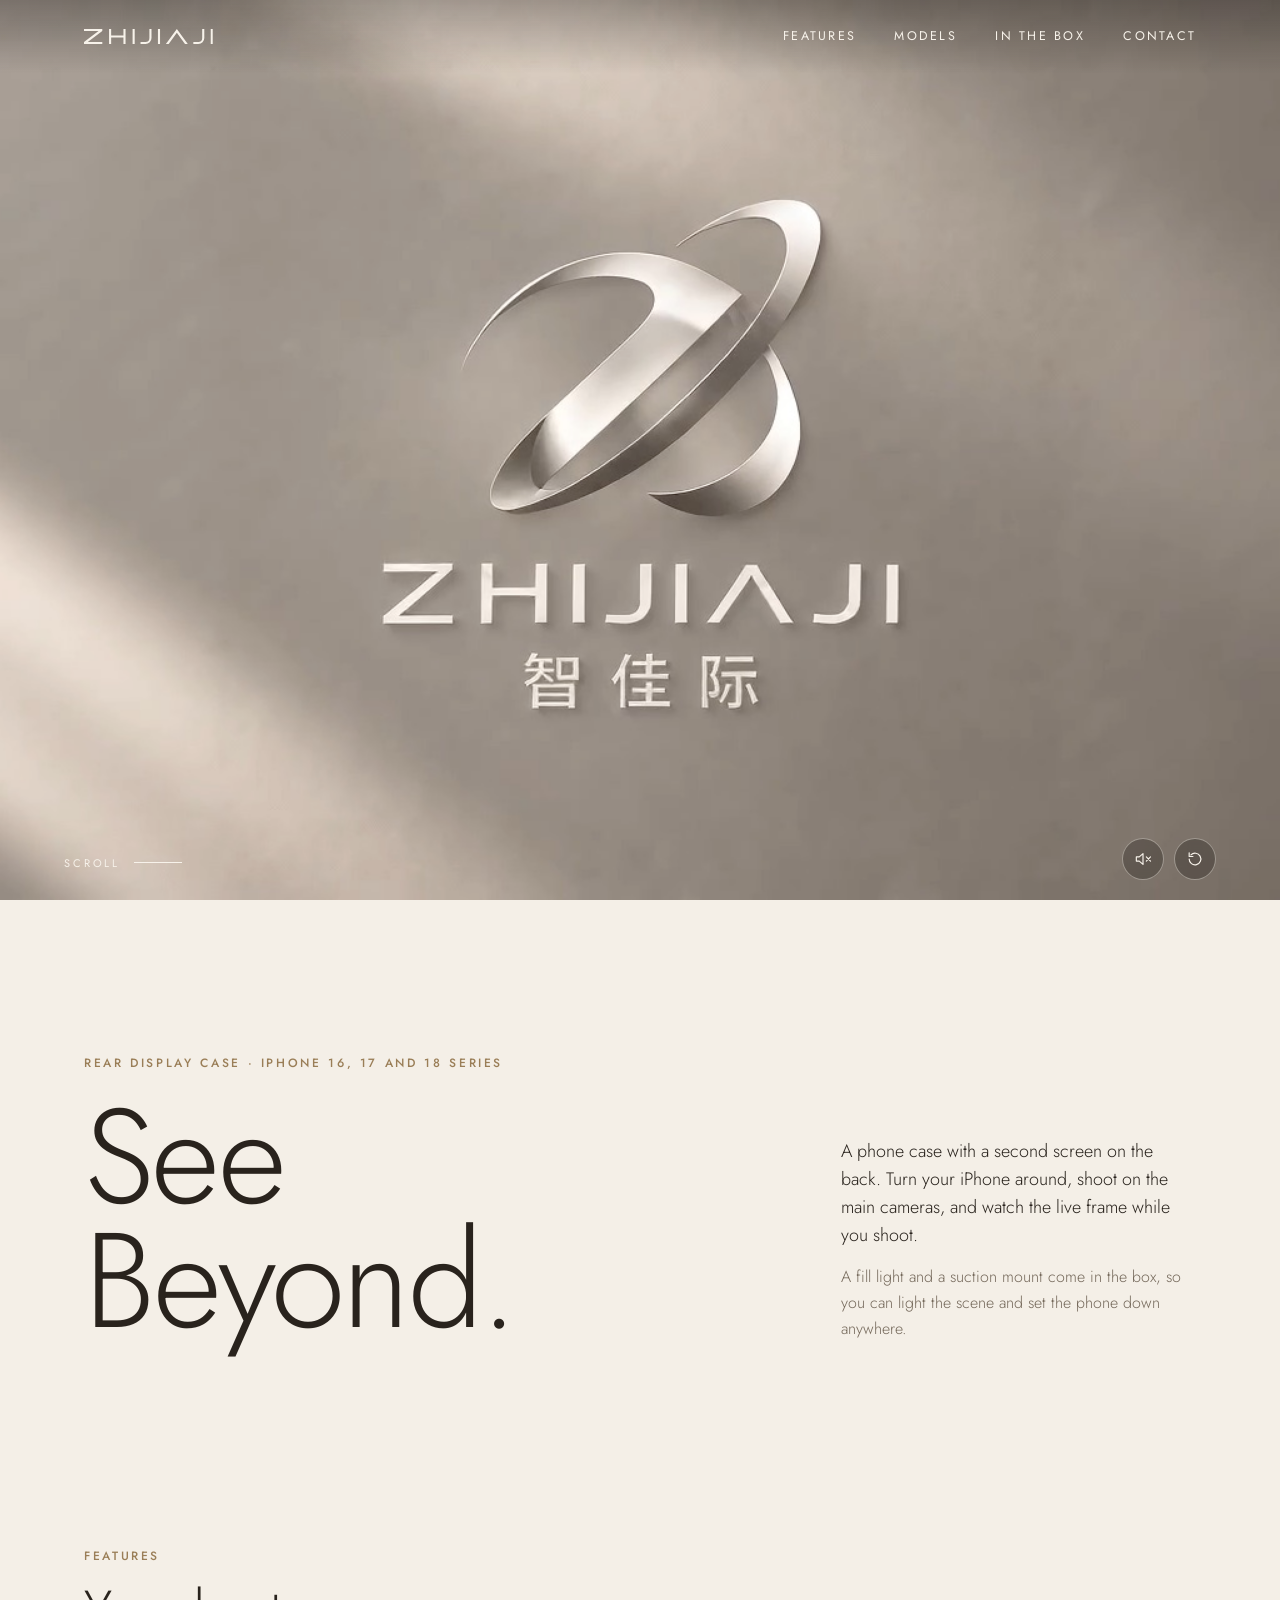
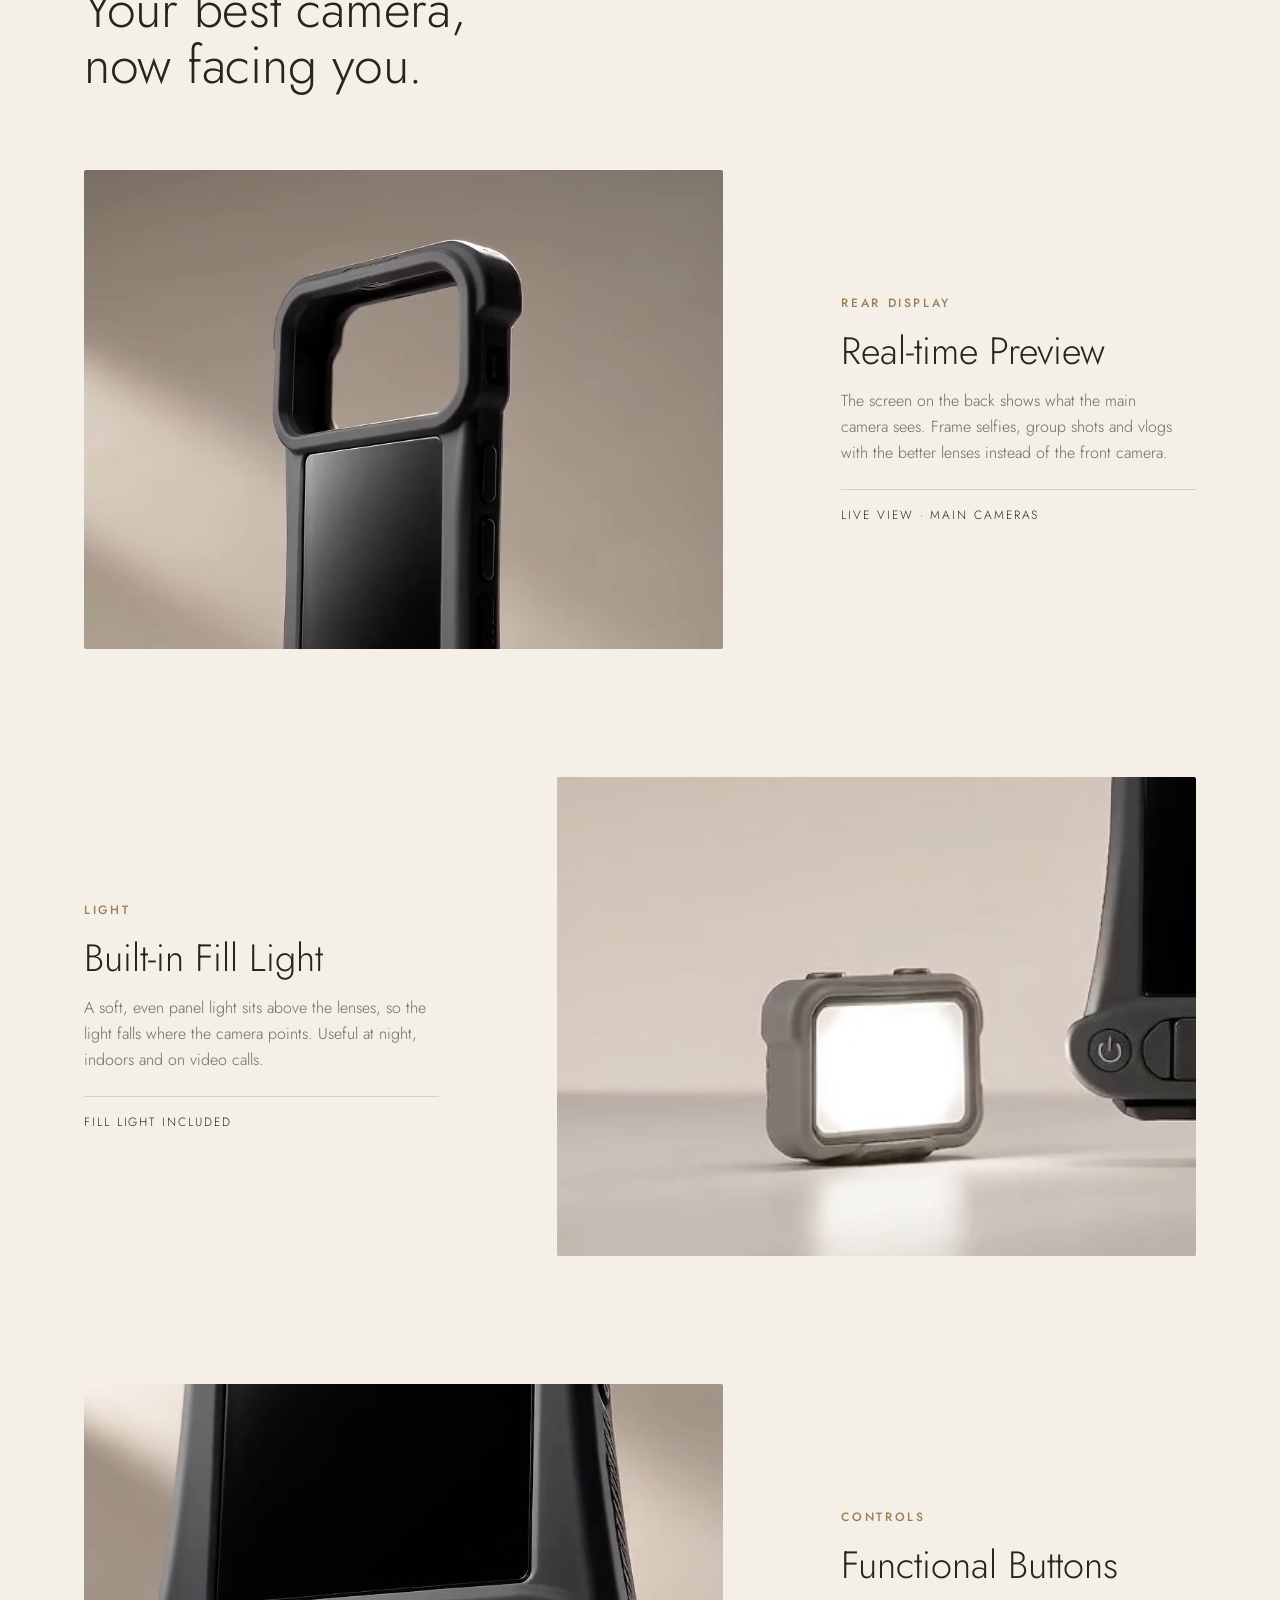
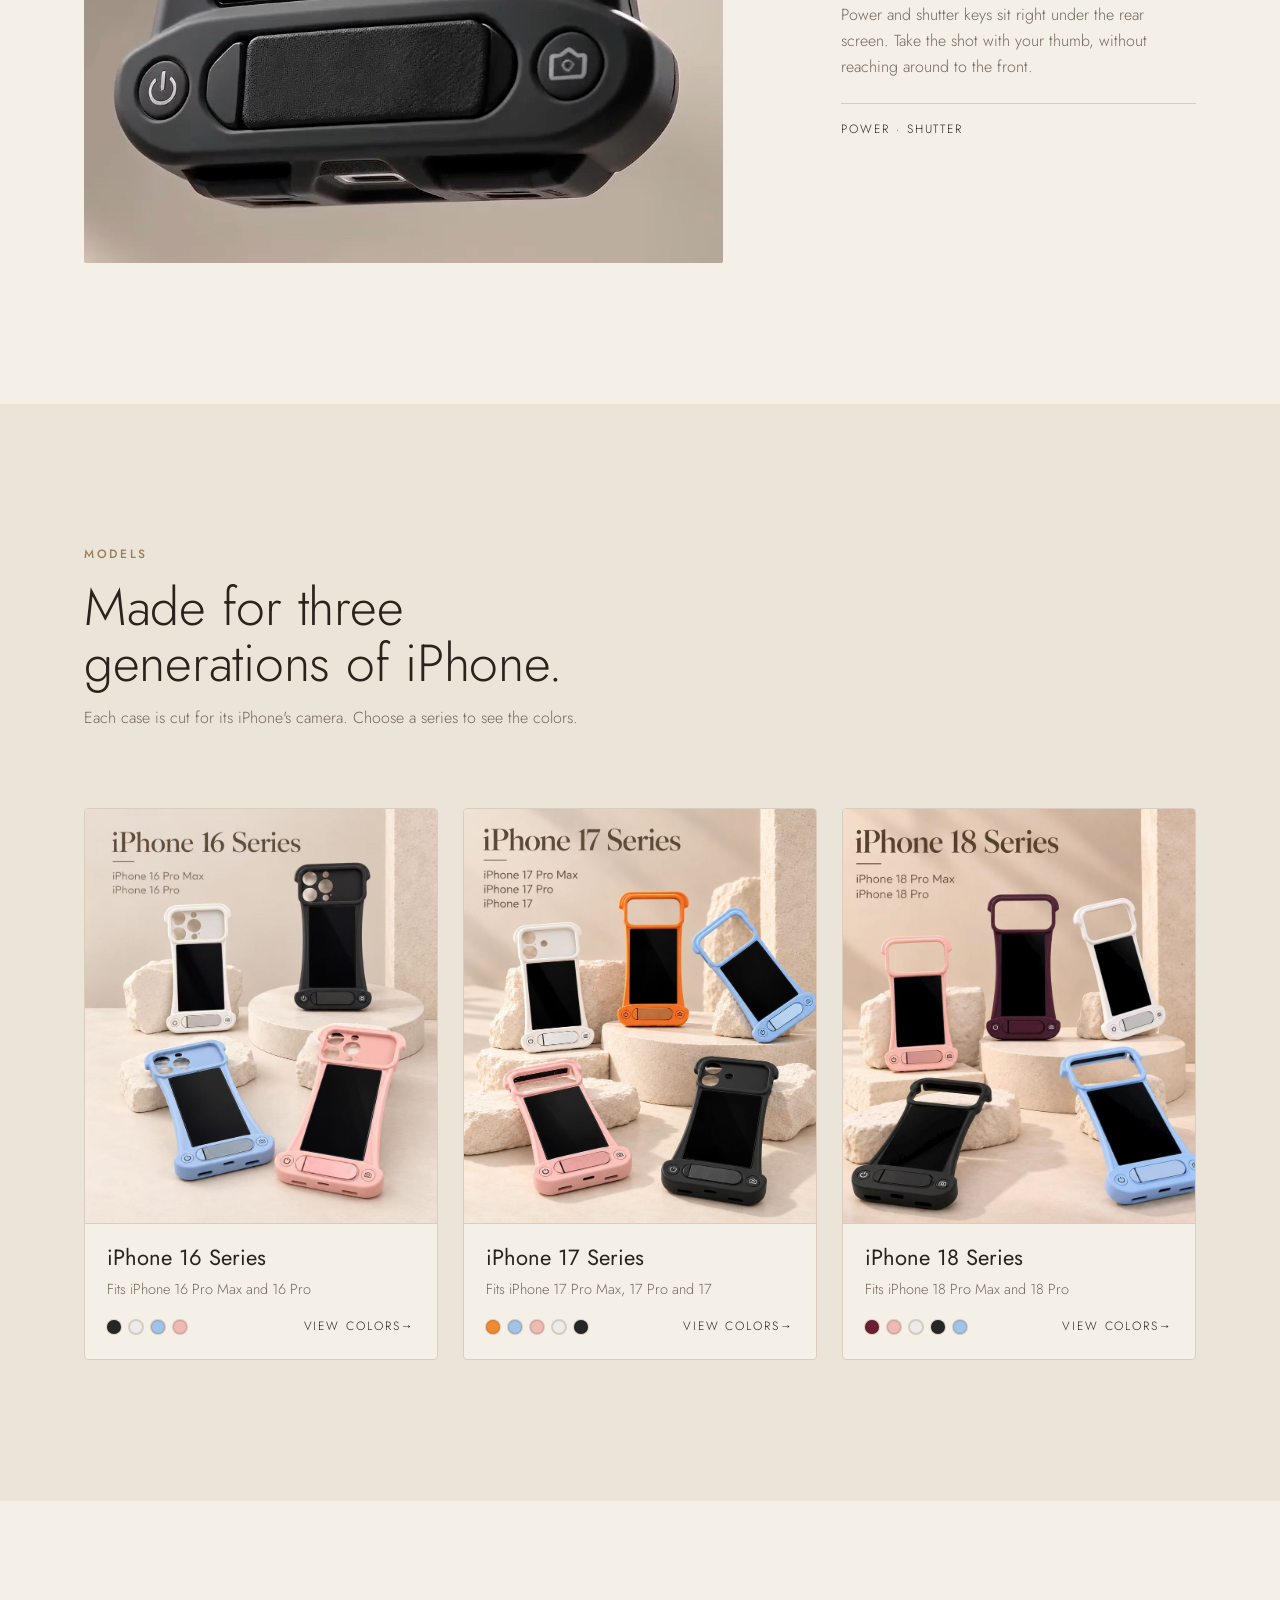
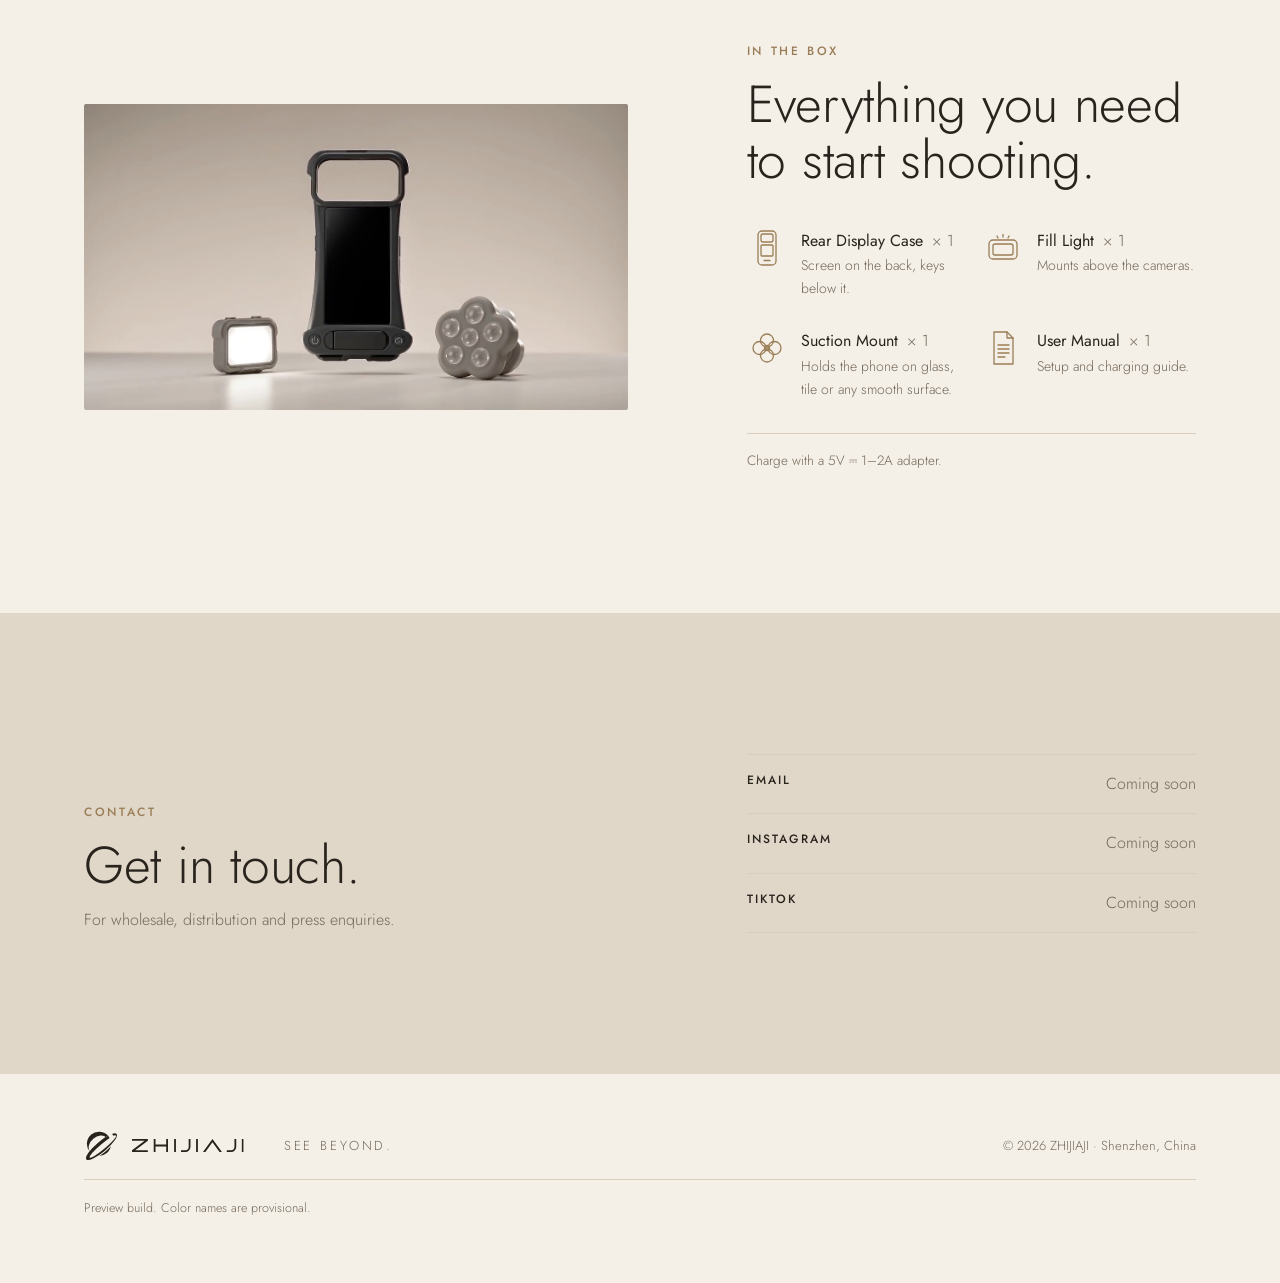
<file: index.html>
<title>ZHIJIAJI Rear Display Case</title>
<meta name="claude:viewport-fit-sides" content="cover">
<meta name="description" content="ZHIJIAJI Rear Display Case for the iPhone 16, 17 and 18 series: a second screen on the back, a fill light and a suction mount.">
<!-- Written for the Claude artifact host, which adds <!doctype>, <html>, <head> and <body> at publish time.
     For any other host, wrap this file in a normal HTML document first (see README). -->
<link rel="icon" href="brand/favicon.svg" type="image/svg+xml">
<link rel="preconnect" href="https://fonts.googleapis.com">
<link rel="preconnect" href="https://fonts.gstatic.com" crossorigin>
<link rel="stylesheet" href="https://fonts.googleapis.com/css2?family=Jost:wght@300;400;500&display=swap">
<link rel="stylesheet" href="styles.css">

<svg width="0" height="0" style="position:absolute" aria-hidden="true">
  <symbol id="zj-wordmark" viewBox="0 0 859 100">
    <g fill="currentColor">
      <path d="M0 0H122V14L25 86H122V100H0V86L97 14H0Z"/>
      <path d="M167 0H181V43H263V0H277V100H263V57H181V100H167Z"/>
      <path d="M324 0H338V100H324Z"/>
      <path d="M436 0H450V60A40 40 0 0 1 410 100H377V86H410A26 26 0 0 0 436 60Z"/>
      <path d="M493 0H507V100H493Z"/>
      <path d="M546 100L619 0L692 100H673.4L619 25.5L564.6 100Z"/>
      <path d="M788 0H802V60A40 40 0 0 1 762 100H729V86H762A26 26 0 0 0 788 60Z"/>
      <path d="M845 0H859V100H845Z"/>
    </g>
  </symbol>
</svg>

<header class="site-header" id="site-header" data-state="over-film">
  <div class="site-header__inner">
    <a class="brand" href="#top" aria-label="ZHIJIAJI, back to top">
      <svg viewBox="0 0 859 100" aria-hidden="true"><use href="#zj-wordmark"/></svg>
    </a>
    <nav class="site-nav" id="site-nav" aria-label="Main">
      <a href="#features">Features</a>
      <a href="#models">Models</a>
      <a href="#box">In the Box</a>
      <a href="#contact">Contact</a>
    </nav>
    <button class="menu-toggle" id="menu-toggle" type="button" aria-expanded="false" aria-controls="site-nav">
      <span class="sr-only">Menu</span>
      <span class="menu-toggle__icon" aria-hidden="true"></span>
    </button>
  </div>
</header>

<main id="top">
  <section class="film" id="film-section" aria-label="Brand film">
    <video class="film__video" id="film" src="assets/hero.mp4" poster="assets/hero-poster.jpg" muted playsinline preload="auto"></video>
    <a class="film__cue" href="#intro">Scroll</a>
    <div class="film__controls">
      <button class="icon-btn icon-btn--film" id="film-sound" type="button" aria-pressed="false" data-sound="off">
        <svg class="icon-sound-off" viewBox="0 0 24 24" aria-hidden="true"><path d="M4 9.5h3.5L12 5.5v13l-4.5-4H4z"/><path d="M16 9.5l5 5M21 9.5l-5 5"/></svg>
        <svg class="icon-sound-on" viewBox="0 0 24 24" aria-hidden="true"><path d="M4 9.5h3.5L12 5.5v13l-4.5-4H4z"/><path d="M15.5 9a4.2 4.2 0 0 1 0 6M18 6.5a7.8 7.8 0 0 1 0 11"/></svg>
        <span class="sr-only" id="film-sound-label">Turn sound on</span>
      </button>
      <button class="icon-btn icon-btn--film" id="film-replay" type="button">
        <svg viewBox="0 0 24 24" aria-hidden="true"><path d="M5 12a7 7 0 1 0 2.1-5"/><path d="M5 4.5V9h4.5"/></svg>
        <span class="sr-only">Play the film again</span>
      </button>
    </div>
  </section>

  <section class="intro" id="intro">
    <div class="wrap intro__grid">
      <div class="intro__heading" data-reveal>
        <p class="eyebrow">Rear Display Case · iPhone 16, 17 and 18 Series</p>
        <h1 class="display">See Beyond.</h1>
      </div>
      <div class="intro__lede" data-reveal>
        <p>A phone case with a second screen on the back. Turn your iPhone around, shoot on the main cameras, and watch the live frame while you shoot.</p>
        <p>A fill light and a suction mount come in the box, so you can light the scene and set the phone down anywhere.</p>
      </div>
    </div>
  </section>

  <section class="section features" id="features">
    <div class="wrap">
      <header class="section-head" data-reveal>
        <p class="eyebrow">Features</p>
        <h2>Your best camera, now facing you.</h2>
      </header>

      <div class="feature-list">
        <article class="feature" data-reveal>
          <figure class="feature__media">
            <img src="assets/feature-preview.jpg" alt="The case seen from behind: an open frame around the iPhone cameras above a black rear display" loading="lazy" width="960" height="720">
          </figure>
          <div class="feature__text">
            <p class="feature__label">Rear display</p>
            <h3>Real-time Preview</h3>
            <p>The screen on the back shows what the main camera sees. Frame selfies, group shots and vlogs with the better lenses instead of the front camera.</p>
            <p class="feature__meta">Live view · Main cameras</p>
          </div>
        </article>

        <article class="feature feature--flip" data-reveal>
          <figure class="feature__media">
            <img src="assets/feature-light.jpg" alt="The fill light switched on, standing next to the case" loading="lazy" width="480" height="360">
          </figure>
          <div class="feature__text">
            <p class="feature__label">Light</p>
            <h3>Built-in Fill Light</h3>
            <p>A soft, even panel light sits above the lenses, so the light falls where the camera points. Useful at night, indoors and on video calls.</p>
            <p class="feature__meta">Fill light included</p>
          </div>
        </article>

        <article class="feature" data-reveal>
          <figure class="feature__media">
            <img src="assets/feature-buttons.jpg" alt="Close-up of the power key, centre pad and camera shutter key below the rear display" loading="lazy" width="960" height="720">
          </figure>
          <div class="feature__text">
            <p class="feature__label">Controls</p>
            <h3>Functional Buttons</h3>
            <p>Power and shutter keys sit right under the rear screen. Take the shot with your thumb, without reaching around to the front.</p>
            <p class="feature__meta">Power · Shutter</p>
          </div>
        </article>
      </div>
    </div>
  </section>

  <section class="section models" id="models">
    <div class="wrap">
      <header class="section-head" data-reveal>
        <p class="eyebrow">Models</p>
        <h2>Made for three generations of iPhone.</h2>
        <p>Each case is cut for its iPhone's camera. Choose a series to see the colors.</p>
      </header>
      <ul class="model-grid" id="model-grid"></ul>
    </div>
  </section>

  <section class="section box" id="box">
    <div class="wrap box__grid">
      <figure class="box__photo" data-reveal>
        <img src="assets/in-the-box.jpg" alt="The fill light, the case and the suction mount side by side" loading="lazy" width="1280" height="720">
      </figure>
      <div class="box__content" data-reveal>
        <p class="eyebrow">In the Box</p>
        <h2>Everything you need to start shooting.</h2>
        <ul class="box-list">
          <li>
            <svg viewBox="0 0 40 40" aria-hidden="true"><rect x="11" y="3" width="18" height="34" rx="4"/><rect x="14" y="6" width="12" height="8" rx="2"/><rect x="14" y="17" width="12" height="11" rx="1"/><path d="M17 32.5h6"/></svg>
            <div><p class="box-list__name">Rear Display Case <span>× 1</span></p><p>Screen on the back, keys below it.</p></div>
          </li>
          <li>
            <svg viewBox="0 0 40 40" aria-hidden="true"><rect x="6" y="12" width="28" height="19" rx="4"/><rect x="10" y="16" width="20" height="11" rx="2"/><path d="M14 8l1 2M20 6.5v2.5M26 8l-1 2"/></svg>
            <div><p class="box-list__name">Fill Light <span>× 1</span></p><p>Mounts above the cameras.</p></div>
          </li>
          <li>
            <svg viewBox="0 0 40 40" aria-hidden="true"><circle cx="20" cy="12.5" r="6.5"/><circle cx="27.5" cy="20" r="6.5"/><circle cx="20" cy="27.5" r="6.5"/><circle cx="12.5" cy="20" r="6.5"/><circle cx="20" cy="20" r="2.5"/></svg>
            <div><p class="box-list__name">Suction Mount <span>× 1</span></p><p>Holds the phone on glass, tile or any smooth surface.</p></div>
          </li>
          <li>
            <svg viewBox="0 0 40 40" aria-hidden="true"><path d="M11 4h13l6 6v26H11z"/><path d="M24 4v6h6"/><path d="M15 17h11M15 21h11M15 25h11M15 29h7"/></svg>
            <div><p class="box-list__name">User Manual <span>× 1</span></p><p>Setup and charging guide.</p></div>
          </li>
        </ul>
        <p class="box__note">Charge with a 5V ⎓ 1–2A adapter.</p>
      </div>
    </div>
  </section>

  <section class="section contact" id="contact">
    <div class="wrap contact__grid">
      <div class="contact__head" data-reveal>
        <p class="eyebrow">Contact</p>
        <h2>Get in touch.</h2>
        <p>For wholesale, distribution and press enquiries.</p>
      </div>
      <dl class="contact__list" data-reveal>
        <div><dt>Email</dt><dd>Coming soon</dd></div>
        <div><dt>Instagram</dt><dd>Coming soon</dd></div>
        <div><dt>TikTok</dt><dd>Coming soon</dd></div>
      </dl>
    </div>
  </section>
</main>

<footer class="site-footer">
  <div class="wrap site-footer__inner">
    <div class="lockup" aria-label="ZHIJIAJI">
      <span class="mark" aria-hidden="true"></span>
      <svg class="lockup__wordmark" viewBox="0 0 859 100" aria-hidden="true"><use href="#zj-wordmark"/></svg>
    </div>
    <p class="site-footer__slogan">See Beyond.</p>
    <p class="site-footer__legal">© 2026 ZHIJIAJI · Shenzhen, China</p>
    <p class="site-footer__note">Preview build. Color names are provisional.</p>
  </div>
</footer>

<dialog class="model-dialog" id="model-dialog" aria-labelledby="dialog-title">
  <div class="dialog__grid">
    <div class="dialog__art"><img id="dialog-photo" alt="" width="800" height="1000"></div>
    <div class="dialog__info">
      <p class="eyebrow">Rear Display Case for</p>
      <h2 class="dialog__title" id="dialog-title"></h2>
      <div id="dialog-fits"></div>
      <fieldset class="swatches">
        <legend>Color <span class="swatches__name" id="dialog-color-name"></span></legend>
        <div class="swatches__row" id="dialog-swatches"></div>
      </fieldset>
      <ul class="dialog__specs">
        <li>Live preview on the rear display</li>
        <li>Power and shutter keys on the back</li>
        <li>Fill light and suction mount included</li>
      </ul>
    </div>
  </div>
  <button class="icon-btn dialog__close" id="dialog-close" type="button" autofocus>
    <svg viewBox="0 0 24 24" aria-hidden="true"><path d="M6 6l12 12M18 6L6 18"/></svg>
    <span class="sr-only">Close</span>
  </button>
</dialog>

<script src="models.js"></script>
<script src="main.js"></script>
</file>
<file: styles.css>
/* Layout: a full-bleed brand film, then an editorial column of alternating image and text rows on warm paper */
:root {
  --bg: #f4efe7;
  --surface: #ebe4d9;
  --surface-strong: #e1d7c8;
  --fg: #29231d;
  --muted: #74685a;
  --line: #d9cebe;
  --accent: #9a7e57;
  --header-bg: rgba(244, 239, 231, .88);
  --backdrop: rgba(20, 16, 13, .55);

  /* The film looks the same in both themes, so these do not change */
  --film-bg: #191512;
  --on-film: #f7f2ea;
  --on-film-line: rgba(247, 242, 234, .42);
  --on-film-fill: rgba(20, 16, 13, .28);
  --film-scrim: rgba(24, 19, 15, .34);
  /* Background of the client's product photos, used around them */
  --photo-bg: #f3e9df;

  --font-display: "Jost", "Helvetica Neue", Arial, sans-serif;
  --font-body: "Jost", "Helvetica Neue", Arial, sans-serif;
  --gutter: clamp(20px, 5vw, 64px);
  --max: 1240px;
  --header-h: 72px;
}
@media (prefers-color-scheme: dark) {
  :root:not([data-theme="light"]) {
    --bg: #15110e;
    --surface: #1d1814;
    --surface-strong: #262019;
    --fg: #ece4d7;
    --muted: #a59886;
    --line: #342b23;
    --accent: #cdb089;
    --header-bg: rgba(21, 17, 14, .86);
    --backdrop: rgba(0, 0, 0, .62);
    color-scheme: dark;
  }
}
:root[data-theme="dark"] {
  --bg: #15110e;
  --surface: #1d1814;
  --surface-strong: #262019;
  --fg: #ece4d7;
  --muted: #a59886;
  --line: #342b23;
  --accent: #cdb089;
  --header-bg: rgba(21, 17, 14, .86);
  --backdrop: rgba(0, 0, 0, .62);
  color-scheme: dark;
}

/* Base */
*, *::before, *::after { box-sizing: border-box; }
html { -webkit-text-size-adjust: 100%; }
html:has(.model-dialog[open]) { overflow: hidden; }
body {
  margin: 0;
  background: var(--bg);
  color: var(--fg);
  font-family: var(--font-body);
  font-weight: 300;
  font-size: 16px;
  line-height: 1.65;
  -webkit-font-smoothing: antialiased;
}
img, video, svg { display: block; max-width: 100%; }
h1, h2, h3, p, figure, dl, dd { margin: 0; }
h1, h2, h3 { font-family: var(--font-display); font-weight: 300; text-wrap: balance; }
a { color: inherit; }
button { font: inherit; color: inherit; }
:focus-visible { outline: 2px solid var(--accent); outline-offset: 3px; }
section[id] { scroll-margin-top: var(--header-h); }
.sr-only {
  position: absolute; width: 1px; height: 1px; padding: 0; margin: -1px;
  overflow: hidden; clip: rect(0 0 0 0); white-space: nowrap; border: 0;
}

.wrap {
  max-width: var(--max);
  margin-inline: auto;
  padding-left: max(var(--gutter), env(safe-area-inset-left, 0px));
  padding-right: max(var(--gutter), env(safe-area-inset-right, 0px));
}
.section { padding-block: clamp(80px, 11vw, 160px); }
.eyebrow {
  font-size: 12px;
  font-weight: 500;
  letter-spacing: .22em;
  text-transform: uppercase;
  color: var(--accent);
}
.section-head { display: grid; gap: 14px; max-width: 640px; margin-bottom: clamp(44px, 6vw, 88px); }
.section-head h2, .box__content h2, .contact__head h2 {
  font-size: clamp(32px, 4.2vw, 52px);
  line-height: 1.08;
  letter-spacing: -.005em;
}
.section-head p:not(.eyebrow) { color: var(--muted); }

.icon-btn {
  width: 42px; height: 42px;
  display: grid; place-items: center;
  border-radius: 50%;
  border: 1px solid var(--line);
  background: transparent;
  cursor: pointer;
  transition: background-color .25s, border-color .25s;
}
.icon-btn svg { width: 20px; height: 20px; fill: none; stroke: currentColor; stroke-width: 1.4; stroke-linecap: round; stroke-linejoin: round; }

/* Header */
.site-header {
  position: fixed;
  inset: 0 0 auto;
  z-index: 20;
  padding-top: env(safe-area-inset-top, 0px);
  color: var(--on-film);
  border-bottom: 1px solid transparent;
  transition: background-color .4s, color .4s, border-color .4s;
}
.site-header[data-state="over-film"] { background: linear-gradient(var(--film-scrim), transparent) border-box; }
.site-header[data-state="solid"] {
  background: var(--header-bg);
  -webkit-backdrop-filter: saturate(1.2) blur(14px);
  backdrop-filter: saturate(1.2) blur(14px);
  color: var(--fg);
  border-bottom-color: var(--line);
}
.site-header__inner {
  max-width: var(--max);
  margin-inline: auto;
  height: var(--header-h);
  display: flex;
  align-items: center;
  justify-content: space-between;
  gap: 24px;
  padding-left: max(var(--gutter), env(safe-area-inset-left, 0px));
  padding-right: max(var(--gutter), env(safe-area-inset-right, 0px));
}
.brand { display: block; text-decoration: none; }
.brand svg { height: 15px; width: auto; aspect-ratio: 859 / 100; }
.site-nav { display: flex; gap: clamp(20px, 3vw, 40px); }
.site-nav a {
  font-size: 12.5px;
  font-weight: 400;
  letter-spacing: .18em;
  text-transform: uppercase;
  text-decoration: none;
  padding-block: 6px;
  background: linear-gradient(currentColor, currentColor) left bottom / 0 1px no-repeat;
  transition: background-size .35s;
}
.site-nav a:hover { background-size: 100% 1px; }
.menu-toggle {
  display: none;
  width: 44px; height: 44px;
  margin-right: -10px;
  border: 0;
  background: none;
  cursor: pointer;
  place-items: center;
}
.menu-toggle__icon {
  width: 22px; height: 9px;
  border-top: 1.5px solid currentColor;
  border-bottom: 1.5px solid currentColor;
  transition: transform .3s, height .3s;
}
.menu-toggle[aria-expanded="true"] .menu-toggle__icon { height: 0; border-bottom: 0; }

/* Film */
.film {
  position: relative;
  height: 100svh;
  min-height: 520px;
  max-height: 1080px;
  overflow: hidden;
  background: var(--film-bg);
  color: var(--on-film);
}
.film__video { position: absolute; inset: 0; width: 100%; height: 100%; object-fit: cover; }
.film__cue {
  position: absolute;
  left: max(var(--gutter), env(safe-area-inset-left, 0px));
  bottom: 28px;
  display: flex;
  align-items: center;
  gap: 14px;
  font-size: 11px;
  font-weight: 400;
  letter-spacing: .26em;
  text-transform: uppercase;
  text-decoration: none;
}
.film__cue::after {
  content: "";
  width: 48px; height: 1px;
  background: currentColor;
  transform-origin: left;
}
.film__controls {
  position: absolute;
  right: max(var(--gutter), env(safe-area-inset-right, 0px));
  bottom: 20px;
  display: flex;
  gap: 10px;
}
.icon-btn--film {
  border-color: var(--on-film-line);
  background: var(--on-film-fill);
  -webkit-backdrop-filter: blur(6px);
  backdrop-filter: blur(6px);
}
.icon-btn--film:hover { border-color: var(--on-film); }
#film-sound .icon-sound-on, #film-sound[data-sound="on"] .icon-sound-off { display: none; }
#film-sound[data-sound="on"] .icon-sound-on { display: block; }

/* Intro */
.intro { padding-block: clamp(80px, 12vw, 176px) clamp(32px, 5vw, 64px); }
.intro__grid {
  display: grid;
  grid-template-columns: repeat(12, minmax(0, 1fr));
  gap: 28px 24px;
  align-items: end;
}
.intro__heading { grid-column: 1 / span 7; display: grid; gap: 22px; }
.display {
  font-size: clamp(56px, 10.5vw, 148px);
  line-height: .92;
  letter-spacing: -.02em;
}
.intro__lede { grid-column: 9 / span 4; display: grid; gap: 14px; color: var(--muted); max-width: 40ch; }
.intro__lede p:first-child { color: var(--fg); font-size: 18px; line-height: 1.55; }

/* Features */
.feature-list { display: grid; gap: clamp(72px, 10vw, 144px); }
.feature {
  display: grid;
  grid-template-columns: repeat(12, minmax(0, 1fr));
  gap: 32px 24px;
  align-items: center;
}
.feature__media {
  grid-column: 1 / span 7;
  aspect-ratio: 4 / 3;
  max-width: 100%;
  overflow: hidden;
  border-radius: 2px;
  background: var(--surface);
}
.feature__media img {
  width: 100%; height: 100%;
  object-fit: cover;
  transform: translateY(var(--shift, 0px)) scale(1.08);
}
.feature__text { grid-column: 9 / span 4; display: grid; gap: 16px; align-content: center; }
.feature--flip .feature__media { grid-column: 6 / span 7; grid-row: 1; }
.feature--flip .feature__text { grid-column: 1 / span 4; grid-row: 1; }
.feature__label { font-size: 12px; font-weight: 500; letter-spacing: .22em; text-transform: uppercase; color: var(--accent); }
.feature h3 { font-size: clamp(28px, 3vw, 38px); line-height: 1.1; }
.feature__text p:not([class]) { color: var(--muted); max-width: 38ch; }
.feature__meta {
  margin-top: 6px;
  padding-top: 16px;
  border-top: 1px solid var(--line);
  font-size: 12px;
  letter-spacing: .16em;
  text-transform: uppercase;
}

/* Models */
.models { background: var(--surface); }
.model-grid {
  list-style: none;
  margin: 0;
  padding: 0;
  display: grid;
  grid-template-columns: repeat(3, minmax(0, 1fr));
  gap: clamp(16px, 2vw, 28px);
}
.model-card {
  width: 100%;
  height: 100%;
  display: grid;
  grid-template-rows: auto 1fr;
  padding: 0;
  text-align: left;
  background: var(--bg);
  border: 1px solid var(--line);
  border-radius: 4px;
  overflow: hidden;
  cursor: pointer;
  transition: border-color .3s, box-shadow .3s;
}
.model-card:hover { border-color: var(--accent); }
.model-card__art { aspect-ratio: 900 / 1059; overflow: hidden; background: var(--photo-bg); }
.model-card__art img { display: block; width: 100%; height: 100%; object-fit: cover; transition: transform .6s cubic-bezier(.2, .7, .2, 1); }
.model-card:hover .model-card__art img { transform: scale(1.03); }
.model-card__body {
  display: grid;
  align-content: start;
  gap: 6px;
  padding: 20px 22px 22px;
  border-top: 1px solid var(--line);
}
.model-card__name { font-size: 22px; font-weight: 400; line-height: 1.25; }
.model-card__fits { font-size: 14.5px; color: var(--muted); }
.model-card__foot { display: flex; align-items: center; justify-content: space-between; gap: 12px; margin-top: 10px; }
.dots { display: flex; gap: 8px; }
.dot {
  width: 14px; height: 14px;
  border-radius: 50%;
  background: var(--dot);
  box-shadow: inset 0 0 0 1px rgba(0, 0, 0, .14), 0 0 0 1px var(--line);
}
.model-card__cta {
  font-size: 12px;
  letter-spacing: .16em;
  text-transform: uppercase;
  white-space: nowrap;
}
.model-card__cta::after { content: " →"; display: inline-block; transition: transform .3s; }
.model-card:hover .model-card__cta::after { transform: translateX(4px); }

/* Model dialog */
.model-dialog {
  width: min(980px, calc(100vw - 32px));
  max-height: calc(100svh - 32px);
  padding: 0;
  border: 0;
  border-radius: 6px;
  background: var(--bg);
  color: var(--fg);
  overflow: auto;
}
.model-dialog::backdrop {
  background: var(--backdrop);
  -webkit-backdrop-filter: blur(3px);
  backdrop-filter: blur(3px);
}
.model-dialog[open] { animation: dialog-in .45s cubic-bezier(.2, .7, .2, 1); }
@keyframes dialog-in { from { opacity: 0; transform: translateY(16px); } }
.dialog__grid { display: grid; grid-template-columns: minmax(0, 1fr) minmax(0, 1fr); }
.dialog__art { position: relative; min-height: min(600px, calc(100svh - 32px)); background: var(--photo-bg); }
.dialog__art img {
  position: absolute;
  inset: 0;
  width: 100%;
  height: 100%;
  object-fit: cover;
  transition: opacity .3s;
}
.dialog__art img.is-loading { opacity: 0; transition: none; }
.dialog__info { display: grid; align-content: start; gap: 24px; padding: 56px 44px 44px; }
.dialog__title { font-size: clamp(30px, 3.4vw, 42px); line-height: 1.1; margin-top: -12px; }
.swatches, .fits { margin: 0; padding: 0; border: 0; display: grid; gap: 14px; }
.swatches legend, .fits__label {
  margin: 0;
  padding: 0;
  font-size: 12px;
  font-weight: 500;
  letter-spacing: .18em;
  text-transform: uppercase;
  color: var(--muted);
}
.swatches__name { margin-left: 10px; color: var(--fg); font-weight: 400; letter-spacing: .06em; text-transform: none; font-size: 15px; }
.swatches__row { display: flex; gap: 14px; }
.swatches input { position: absolute; opacity: 0; width: 1px; height: 1px; }
.swatches label {
  width: 38px; height: 38px;
  border-radius: 50%;
  background: var(--dot);
  box-shadow: inset 0 0 0 1px rgba(0, 0, 0, .16), 0 0 0 4px var(--bg), 0 0 0 5px var(--line);
  cursor: pointer;
  transform: scale(.84);
  transition: box-shadow .25s, transform .25s;
}
.swatches input:checked + label { transform: none; box-shadow: inset 0 0 0 1px rgba(0, 0, 0, .16), 0 0 0 4px var(--bg), 0 0 0 5.5px var(--fg); }
.swatches input:focus-visible + label { outline: 2px solid var(--accent); outline-offset: 8px; }
.fits__text { font-size: 16px; }
.fits__row { display: flex; flex-wrap: wrap; gap: 8px; }
.fits input { position: absolute; opacity: 0; width: 1px; height: 1px; }
.fits__row label {
  padding: 9px 16px;
  border: 1px solid var(--line);
  border-radius: 999px;
  font-size: 14.5px;
  cursor: pointer;
  transition: border-color .25s, background-color .25s, color .25s;
}
.fits__row label:hover { border-color: var(--fg); }
.fits input:checked + label { background: var(--fg); border-color: var(--fg); color: var(--bg); }
.fits input:focus-visible + label { outline: 2px solid var(--accent); outline-offset: 3px; }
.dialog__specs { margin: 0; padding: 18px 0 0; list-style: none; display: grid; gap: 8px; border-top: 1px solid var(--line); color: var(--muted); font-size: 15px; }
.dialog__specs li::before { content: "—"; margin-right: 10px; color: var(--accent); }
.dialog__close { position: absolute; top: 14px; right: 14px; background: var(--bg); }
.dialog__close:hover { border-color: var(--fg); }

/* In the box */
.box__grid {
  display: grid;
  grid-template-columns: repeat(12, minmax(0, 1fr));
  gap: 40px 24px;
  align-items: center;
}
.box__photo { grid-column: 1 / span 6; max-width: 100%; overflow: hidden; border-radius: 2px; background: var(--surface); }
.box__photo img { width: 100%; height: auto; }
.box__content { grid-column: 8 / span 5; display: grid; gap: 14px; }
.box-list {
  list-style: none;
  margin: 26px 0 0;
  padding: 0;
  display: grid;
  grid-template-columns: repeat(2, minmax(0, 1fr));
  gap: 28px 24px;
}
.box-list li { display: grid; grid-template-columns: 40px minmax(0, 1fr); gap: 14px; align-items: start; }
.box-list svg { width: 40px; height: 40px; fill: none; stroke: var(--accent); stroke-width: 1.3; stroke-linejoin: round; stroke-linecap: round; }
.box-list p { font-size: 14px; color: var(--muted); }
.box-list .box-list__name { font-size: 16px; color: var(--fg); font-weight: 400; }
.box-list__name span { color: var(--muted); font-weight: 300; font-variant-numeric: tabular-nums; margin-left: 4px; }
.box__note { margin-top: 18px; padding-top: 16px; border-top: 1px solid var(--line); font-size: 13.5px; color: var(--muted); }

/* Contact */
.contact { background: var(--surface-strong); }
.contact__grid {
  display: grid;
  grid-template-columns: repeat(12, minmax(0, 1fr));
  gap: 40px 24px;
  align-items: end;
}
.contact__head { grid-column: 1 / span 6; display: grid; gap: 14px; }
.contact__head p:not(.eyebrow) { color: var(--muted); }
.contact__list { grid-column: 8 / span 5; display: grid; }
.contact__list div {
  display: flex;
  justify-content: space-between;
  gap: 16px;
  padding-block: 16px;
  border-bottom: 1px solid var(--line);
}
.contact__list div:first-child { border-top: 1px solid var(--line); }
.contact__list dt { font-size: 12px; font-weight: 500; letter-spacing: .18em; text-transform: uppercase; }
.contact__list dd { color: var(--muted); }

/* Footer */
.site-footer { padding-block: 56px 64px; }
.site-footer__inner {
  display: grid;
  grid-template-columns: auto 1fr auto;
  gap: 18px 40px;
  align-items: center;
}
.lockup { display: flex; align-items: center; gap: 14px; }
.mark {
  display: block;
  width: 34px;
  aspect-ratio: 87 / 81;
  background: currentColor;
  -webkit-mask: url("brand/symbol.svg") center / contain no-repeat;
  mask: url("brand/symbol.svg") center / contain no-repeat;
}
.lockup__wordmark { height: 13px; width: auto; aspect-ratio: 859 / 100; }
.site-footer__slogan { font-size: 13px; letter-spacing: .22em; text-transform: uppercase; color: var(--muted); }
.site-footer__legal { font-size: 13px; color: var(--muted); }
.site-footer__note { grid-column: 1 / -1; font-size: 12.5px; color: var(--muted); padding-top: 18px; border-top: 1px solid var(--line); }

/* Motion: elements below the fold rise in once; anything visible at load stays put */
@media (prefers-reduced-motion: no-preference) {
  html { scroll-behavior: smooth; }
  .is-revealed { animation: rise .9s cubic-bezier(.2, .7, .2, 1) both; animation-delay: var(--delay, 0ms); }
  .film__cue::after { animation: cue 2.4s cubic-bezier(.6, 0, .2, 1) infinite; }
}
@keyframes rise { from { opacity: 0; transform: translateY(22px); } }
@keyframes cue {
  0% { transform: scaleX(0); transform-origin: left; }
  45% { transform: scaleX(1); transform-origin: left; }
  55% { transform: scaleX(1); transform-origin: right; }
  100% { transform: scaleX(0); transform-origin: right; }
}

/* Tablet */
@media (max-width: 960px) {
  .intro__heading { grid-column: 1 / -1; }
  .intro__lede { grid-column: 1 / span 9; }
  .feature__media, .feature--flip .feature__media { grid-column: 1 / span 7; grid-row: auto; }
  .feature__text, .feature--flip .feature__text { grid-column: 8 / span 5; grid-row: auto; }
  .feature--flip .feature__media { grid-column: 6 / span 7; grid-row: 1; }
  .feature--flip .feature__text { grid-column: 1 / span 5; grid-row: 1; }
  .box__photo, .box__content { grid-column: 1 / -1; }
  .box__content { max-width: 640px; }
  .contact__head, .contact__list { grid-column: 1 / -1; }
  .dialog__info { padding: 52px 32px 36px; }
}

/* Phone */
@media (max-width: 760px) {
  :root { --header-h: 64px; }
  .site-nav {
    position: absolute;
    top: 100%;
    left: 0;
    right: 0;
    display: none;
    flex-direction: column;
    gap: 0;
    padding: 8px max(var(--gutter), env(safe-area-inset-right, 0px)) 20px max(var(--gutter), env(safe-area-inset-left, 0px));
    background: var(--bg);
    color: var(--fg);
    border-bottom: 1px solid var(--line);
  }
  .site-nav a { padding-block: 14px; border-bottom: 1px solid var(--line); background: none; }
  .site-nav a:last-child { border-bottom: 0; }
  .site-header.is-menu-open .site-nav { display: flex; }
  .menu-toggle { display: grid; }
  .brand svg { height: 12px; }

  .intro__lede { grid-column: 1 / -1; }
  .feature, .feature--flip { gap: 22px; }
  .feature__media, .feature--flip .feature__media,
  .feature__text, .feature--flip .feature__text { grid-column: 1 / -1; grid-row: auto; }
  .model-grid { grid-template-columns: minmax(0, 1fr); }
  .box-list { grid-template-columns: minmax(0, 1fr); }
  .site-footer__inner { grid-template-columns: minmax(0, 1fr); }

  .model-dialog { width: calc(100vw - 24px); max-height: calc(100svh - 24px); }
  .dialog__grid { grid-template-columns: minmax(0, 1fr); }
  .dialog__art { min-height: 0; height: min(46svh, 420px); }
  .dialog__art img {
    object-fit: contain;
    -webkit-mask-image: linear-gradient(to right, transparent, #000 12%, #000 88%, transparent);
    mask-image: linear-gradient(to right, transparent, #000 12%, #000 88%, transparent);
  }
  .dialog__info { padding: 28px 24px 32px; gap: 20px; }
  .dialog__title { margin-top: -10px; }
}

/* Portrait screens: the 16:9 film would crop the logo at full height, so show it square */
@media (max-aspect-ratio: 4 / 5) {
  .film { height: auto; min-height: 0; aspect-ratio: 1 / 1; }
}
</file>
